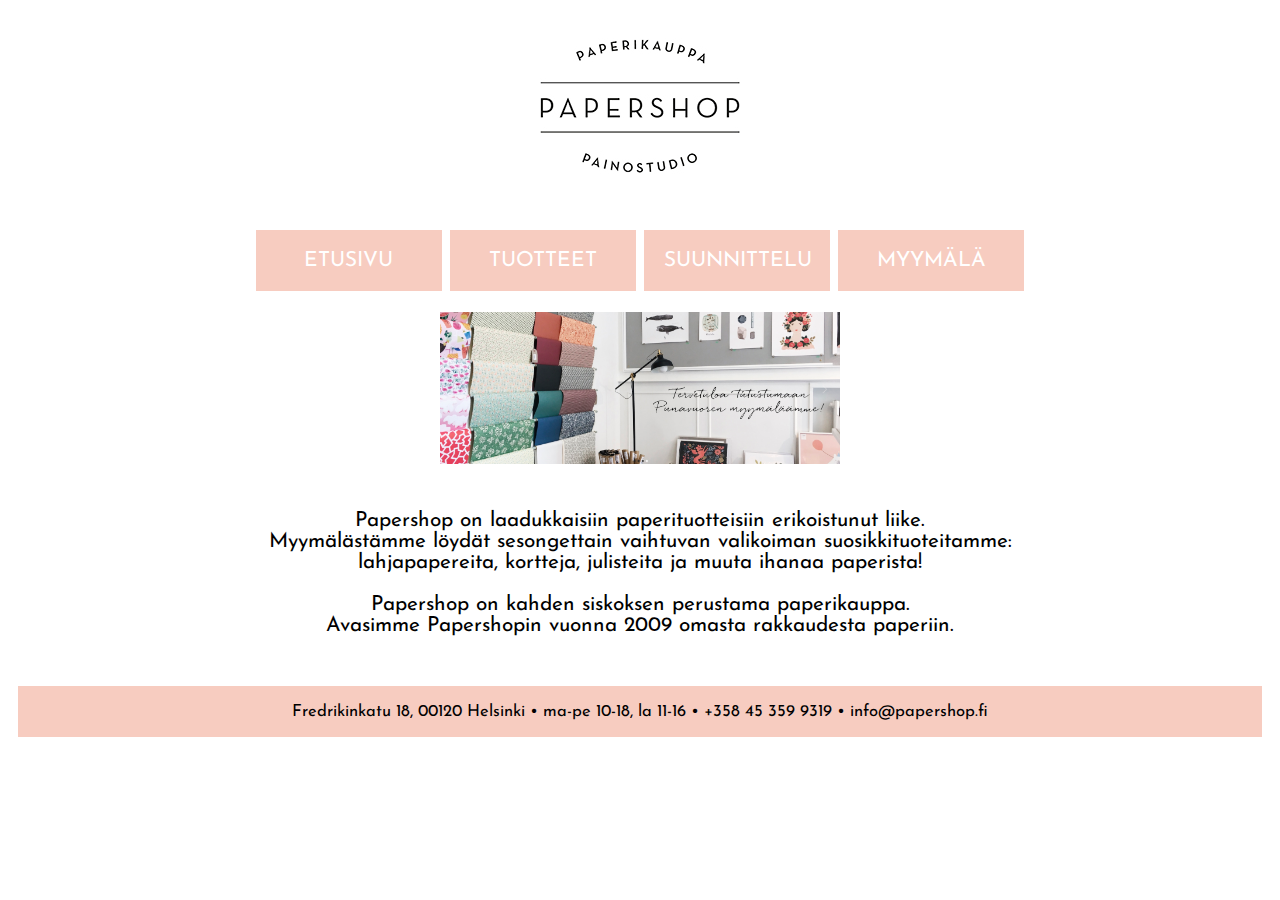
<file: papershop/index.html>
<!DOCTYPE html>

<html lang="fi">

<head>

    <title>Papershop</title>

    <meta http-equiv="X-UA-Compatible" content="IE=edge">
    <meta name="viewport" content="width=device-width, initial-scale=1">
    <meta charset="UTF-8">
    <meta name="author" content="Midora Linden">
    <link href="tyyli.css" rel="stylesheet" type="text/css">
    <link href="https://fonts.googleapis.com/css?family=Dancing+Script" rel="stylesheet">
    <link href="https://fonts.googleapis.com/css?family=Josefin+Sans:300" rel="stylesheet">
    

</head>

<body>

    <header> 
        <img class="logo" src="logo.jpg" alt="Papershop">
        <nav>
            <ul>
                <li><a href="index.html">ETUSIVU</a></li>
                <li><a href="tuotteet.html">TUOTTEET</a></li>
                <li><a href="suunnittelu.html">SUUNNITTELU</a></li>
                <li><a href="kauppa.html">MYYMÄLÄ</a></li>
            </ul>
        </nav>
    </header>

    <div>
        <img id="etusivuiso" src="etusivu.jpg" alt="">
        <img id="etusivupieni" src="etusivu_pieni.jpg" alt="">
    </div>
        
    <p>Papershop on laadukkaisiin paperituotteisiin erikoistunut liike. <br> Myymälästämme löydät sesongettain vaihtuvan valikoiman suosikkituoteitamme: <br>lahjapapereita, kortteja, julisteita ja muuta ihanaa paperista!<br><br> Papershop on kahden siskoksen perustama paperikauppa.<br> Avasimme Papershopin vuonna 2009 omasta rakkaudesta paperiin.
    </p>

    
<footer>
    <p>Fredrikinkatu 18, 00120 Helsinki • ma-pe 10-18, la 11-16 • +358 45 359 9319 • info@papershop.fi</p>
    
</footer>
</body>

</html>
</file>
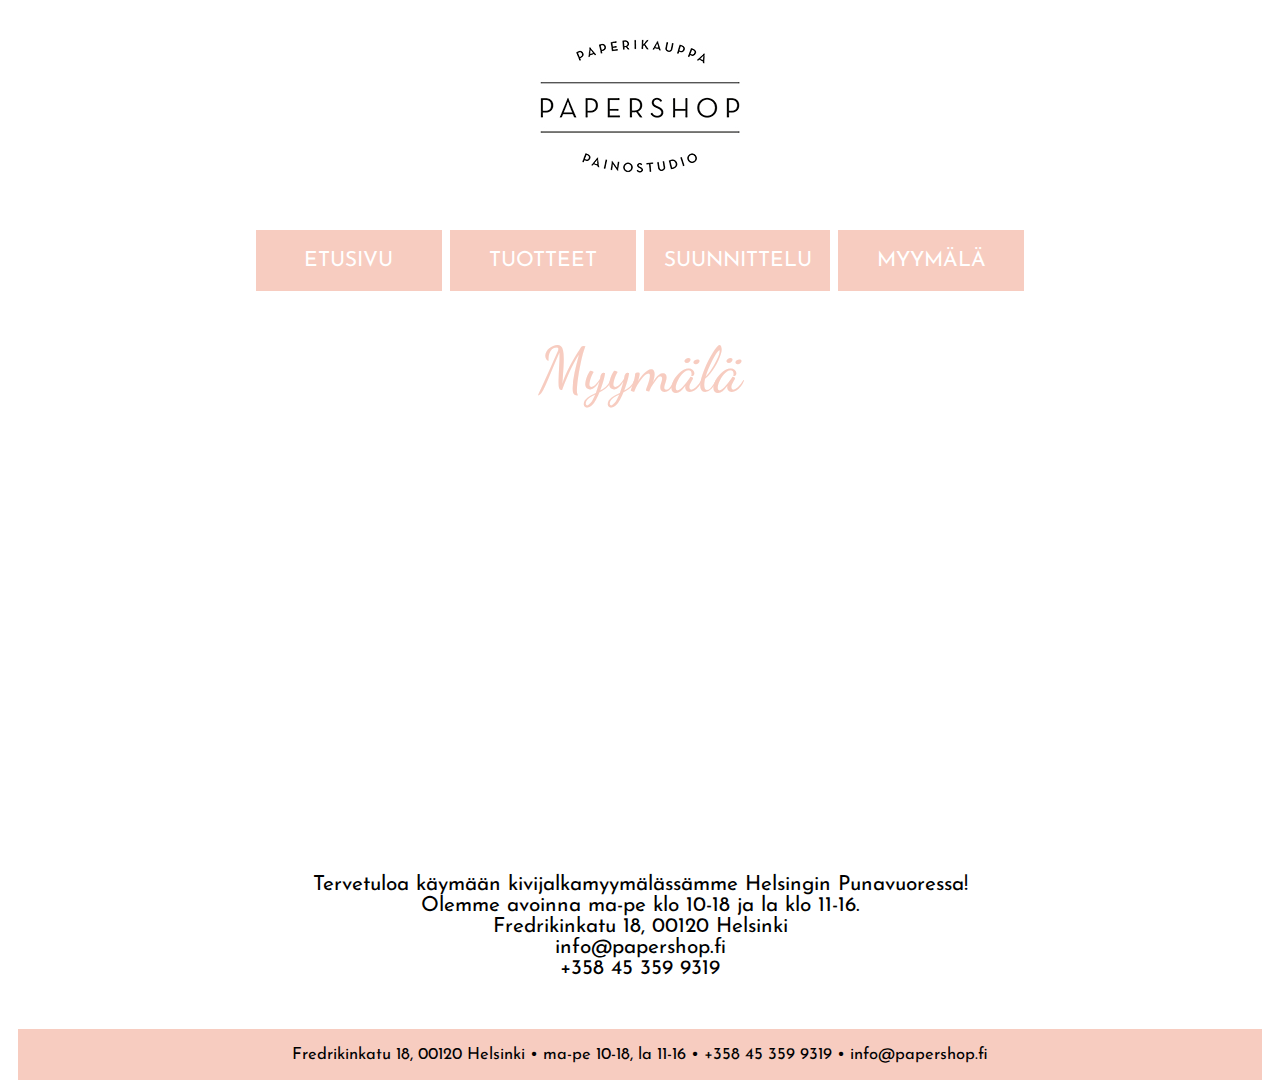
<file: papershop/kauppa.html>
<!DOCTYPE html>

<html lang="fi">

<head>

    <title>Myymälä</title>

    <meta http-equiv="X-UA-Compatible" content="IE=edge">
    <meta name="viewport" content="width=device-width, initial-scale=1">
    <meta charset="UTF-8">
    <meta name="author" content="Midora Linden">
    <link href="tyyli.css" rel="stylesheet" type="text/css">
    <link href="https://fonts.googleapis.com/css?family=Dancing+Script" rel="stylesheet">
    <link href="https://fonts.googleapis.com/css?family=Josefin+Sans:300" rel="stylesheet">


</head>

<body>

    <header>
        <img class="logo" src="logo.jpg" alt="">
        <nav>
            <ul>
                <li><a href="index.html">ETUSIVU</a></li>
                <li><a href="tuotteet.html">TUOTTEET</a></li>
                <li><a href="suunnittelu.html">SUUNNITTELU</a></li>
                <li><a href="kauppa.html">MYYMÄLÄ</a></li>
            </ul>
        </nav>
    </header>
    <div>
        <h1>Myymälä</h1>

        <iframe id="kartta" src="https://www.google.com/maps/embed?pb=!1m18!1m12!1m3!1d1985.1121725482415!2d24.937391351537844!3d60.16232185090796!2m3!1f0!2f0!3f0!3m2!1i1024!2i768!4f13.1!3m3!1m2!1s0x46920bd0398a5eaf%3A0x4fb5cc3deebc60c3!2sPapershop!5e0!3m2!1sfi!2sfi!4v1506322751123"></iframe>

        <p>Tervetuloa käymään kivijalkamyymälässämme Helsingin Punavuoressa! <br/> Olemme avoinna ma-pe klo 10-18 ja la klo 11-16.<br/> Fredrikinkatu 18, 00120 Helsinki<br/> info@papershop.fi <br/> +358 45 359 9319</p>
    </div>
    <footer>
        <p>Fredrikinkatu 18, 00120 Helsinki • ma-pe 10-18, la 11-16 • +358 45 359 9319 • info@papershop.fi</p>

    </footer>
</body>

</html>
</file>
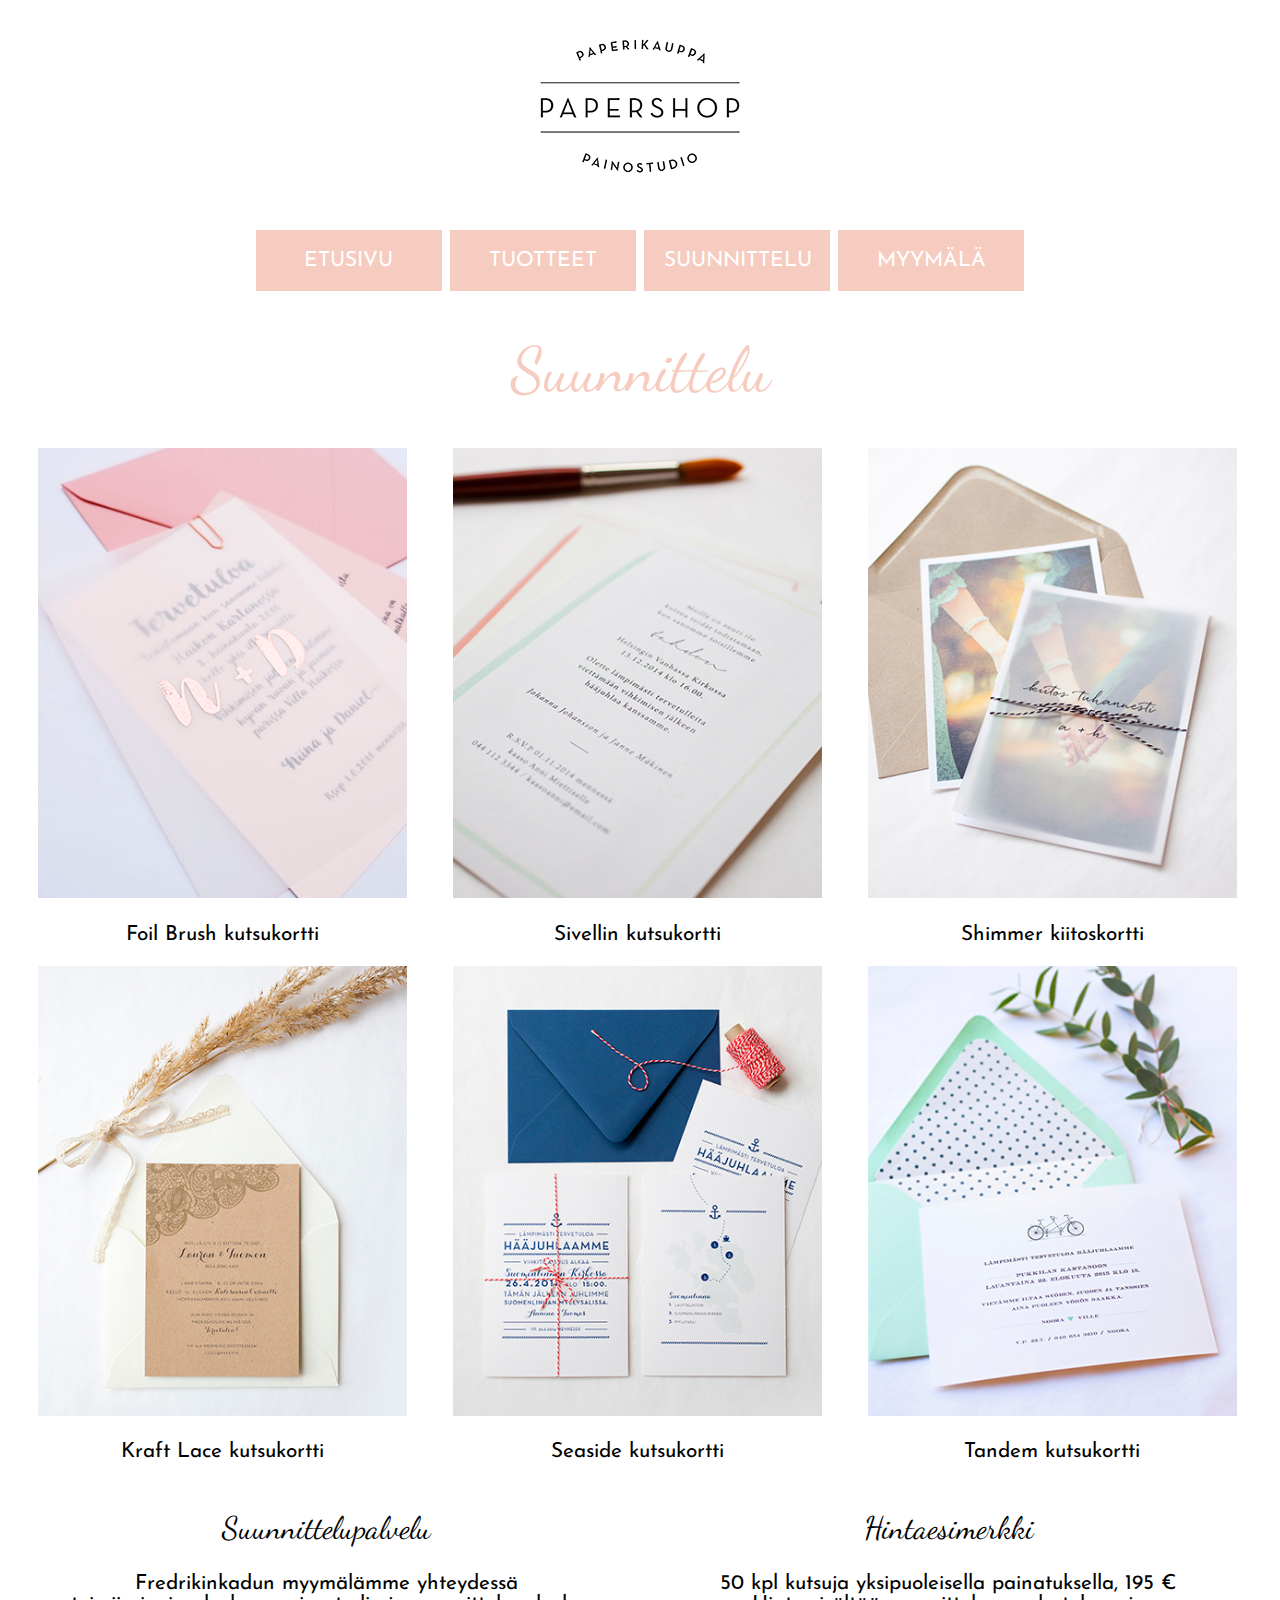
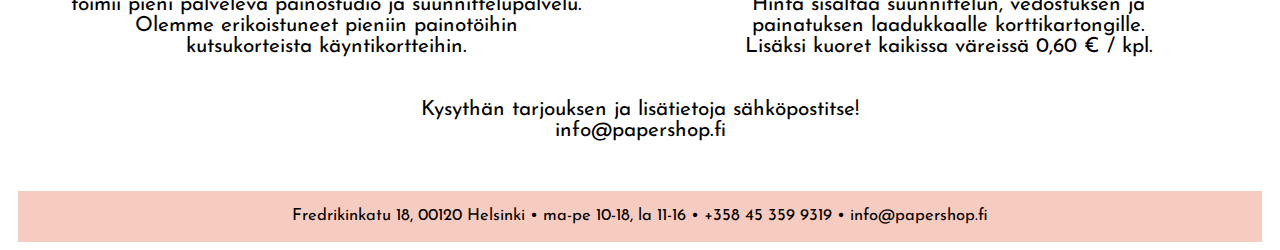
<file: papershop/suunnittelu.html>
<!DOCTYPE html>

<html lang="fi">

<head>

    <title>Suunnittelu</title>

    <meta http-equiv="X-UA-Compatible" content="IE=edge">
    <meta name="viewport" content="width=device-width, initial-scale=1">
    <meta charset="UTF-8">
    <meta name="author" content="Midora Linden">
    <link href="tyyli.css" rel="stylesheet" type="text/css">
    <link href="https://fonts.googleapis.com/css?family=Dancing+Script" rel="stylesheet">
    <link href="https://fonts.googleapis.com/css?family=Josefin+Sans:300" rel="stylesheet">

</head>

<body>

    <header>
        <img class="logo" src="logo.jpg" alt="">
        <nav>
            <ul>
                <li><a href="index.html">ETUSIVU</a></li>
                <li><a href="tuotteet.html">TUOTTEET</a></li>
                <li><a href="suunnittelu.html">SUUNNITTELU</a></li>
                <li><a href="kauppa.html">MYYMÄLÄ</a></li>
            </ul>
        </nav>
    </header>

    <section>
        <h1>Suunnittelu</h1>
        <div class="palstat3">
            <div class="palsta">
                <img src="kuvat/foil_brush.jpg" alt="">
                <p>Foil Brush kutsukortti</p>
                <img src="kuvat/kraftlace.jpg" alt="">
                <p>Kraft Lace kutsukortti</p>
            </div>

            <div class="palsta">
                <img src="kuvat/sivellin.jpg" alt="">
                <p>Sivellin kutsukortti</p>
                <img src="kuvat/navy.jpg" alt="">
                <p>Seaside kutsukortti</p>
            </div>

            <div class="palsta">
                <img src="kuvat/papershop_kiitos1.jpg" alt="">
                <p>Shimmer kiitoskortti</p>
                <img src="kuvat/tandem.jpg" alt="">
                <p>Tandem kutsukortti</p>
            </div>
        </div>
        
        <div class="palstat2">
            <div class="palsta">
                <img src="kuvat/foil_brush.jpg" alt="">
                <p>Foil Brush kutsukortti</p>
                <img src="kuvat/kraftlace.jpg" alt="">
                <p>Kraft Lace kutsukortti</p>
                <img src="kuvat/sivellin.jpg" alt="">
                <p>Sivellin kutsukortti</p>
            </div>

            <div class="palsta">
                <img src="kuvat/navy.jpg" alt="">
                <p>Seaside kutsukortti</p>
                <img src="kuvat/papershop_kiitos1.jpg" alt="">
                <p>Shimmer kiitoskortti</p>
                <img src="kuvat/tandem.jpg" alt="">
                <p>Tandem kutsukortti</p>
            </div>
        </div>
        
        <div class="palstat1">
            <div class="palsta">
                <img src="kuvat/foil_brush.jpg" alt="">
                <p>Foil Brush kutsukortti</p>
                <img src="kuvat/kraftlace.jpg" alt="">
                <p>Kraft Lace kutsukortti</p>
                <img src="kuvat/sivellin.jpg" alt="">
                <p>Sivellin kutsukortti</p>
                <img src="kuvat/navy.jpg" alt="">
                <p>Seaside kutsukortti</p>
                <img src="kuvat/papershop_kiitos1.jpg" alt="">
                <p>Shimmer kiitoskortti</p>
                <img src="kuvat/tandem.jpg" alt="">
                <p>Tandem kutsukortti</p>
            </div>
        </div>
    </section>

    <section>
        <div class="tekstipalsta">
            <div class="palsta">
                <h2>Suunnittelupalvelu</h2>
                <p>Fredrikinkadun myymälämme yhteydessä <br> toimii pieni palveleva painostudio ja suunnittelupalvelu. <br> Olemme erikoistuneet pieniin painotöihin <br> kutsukorteista käyntikortteihin.</p>
            </div>
            
            <div class="palsta">
                <h2>Hintaesimerkki</h2>
                <p>50 kpl kutsuja yksipuoleisella painatuksella, 195 € <br> Hinta sisältää suunnittelun, vedostuksen ja <br> painatuksen laadukkaalle korttikartongille. <br> Lisäksi kuoret kaikissa väreissä 0,60 € / kpl.</p>
            </div>
        </div>
        <p>Kysythän tarjouksen ja lisätietoja sähköpostitse! <br> info@papershop.fi</p>
    </section>
    
    <footer>
        <p>Fredrikinkatu 18, 00120 Helsinki • ma-pe 10-18, la 11-16 • +358 45 359 9319 • info@papershop.fi</p>
    </footer>
    
</body>

</html>
</file>
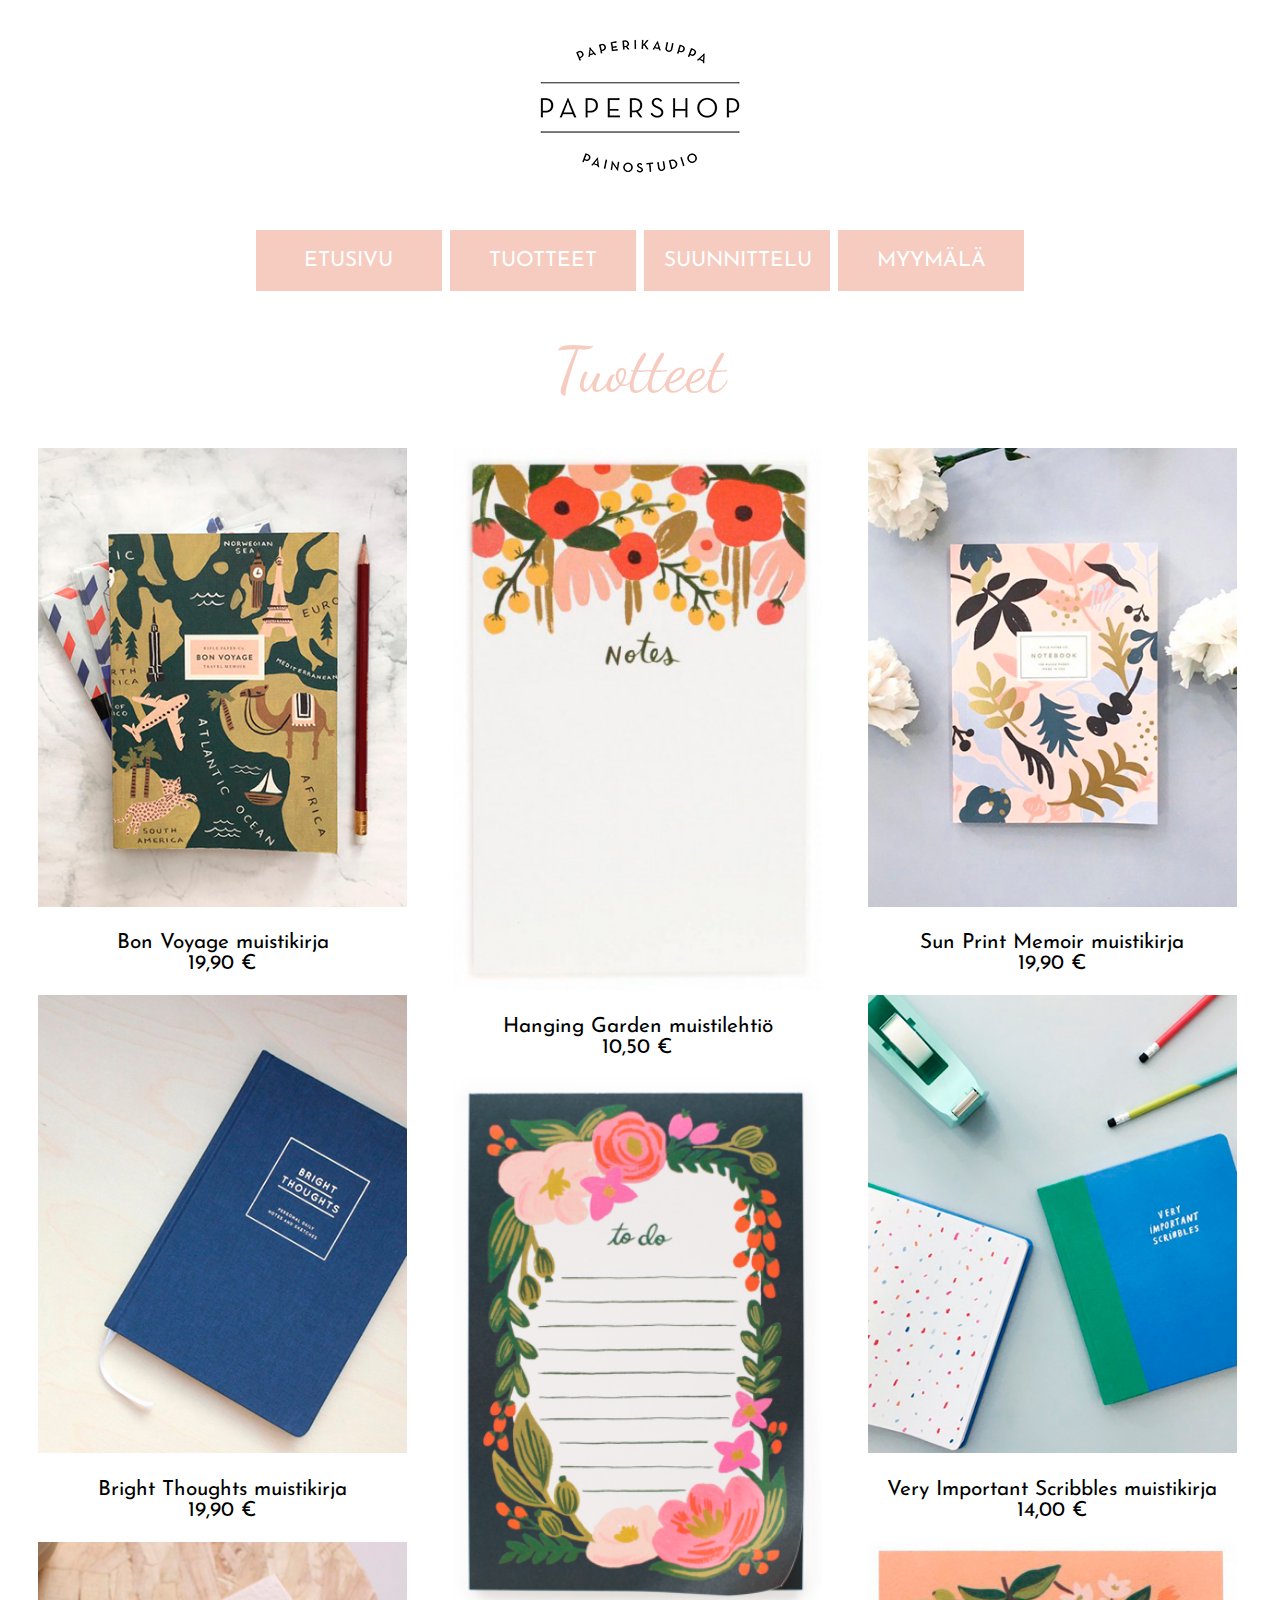
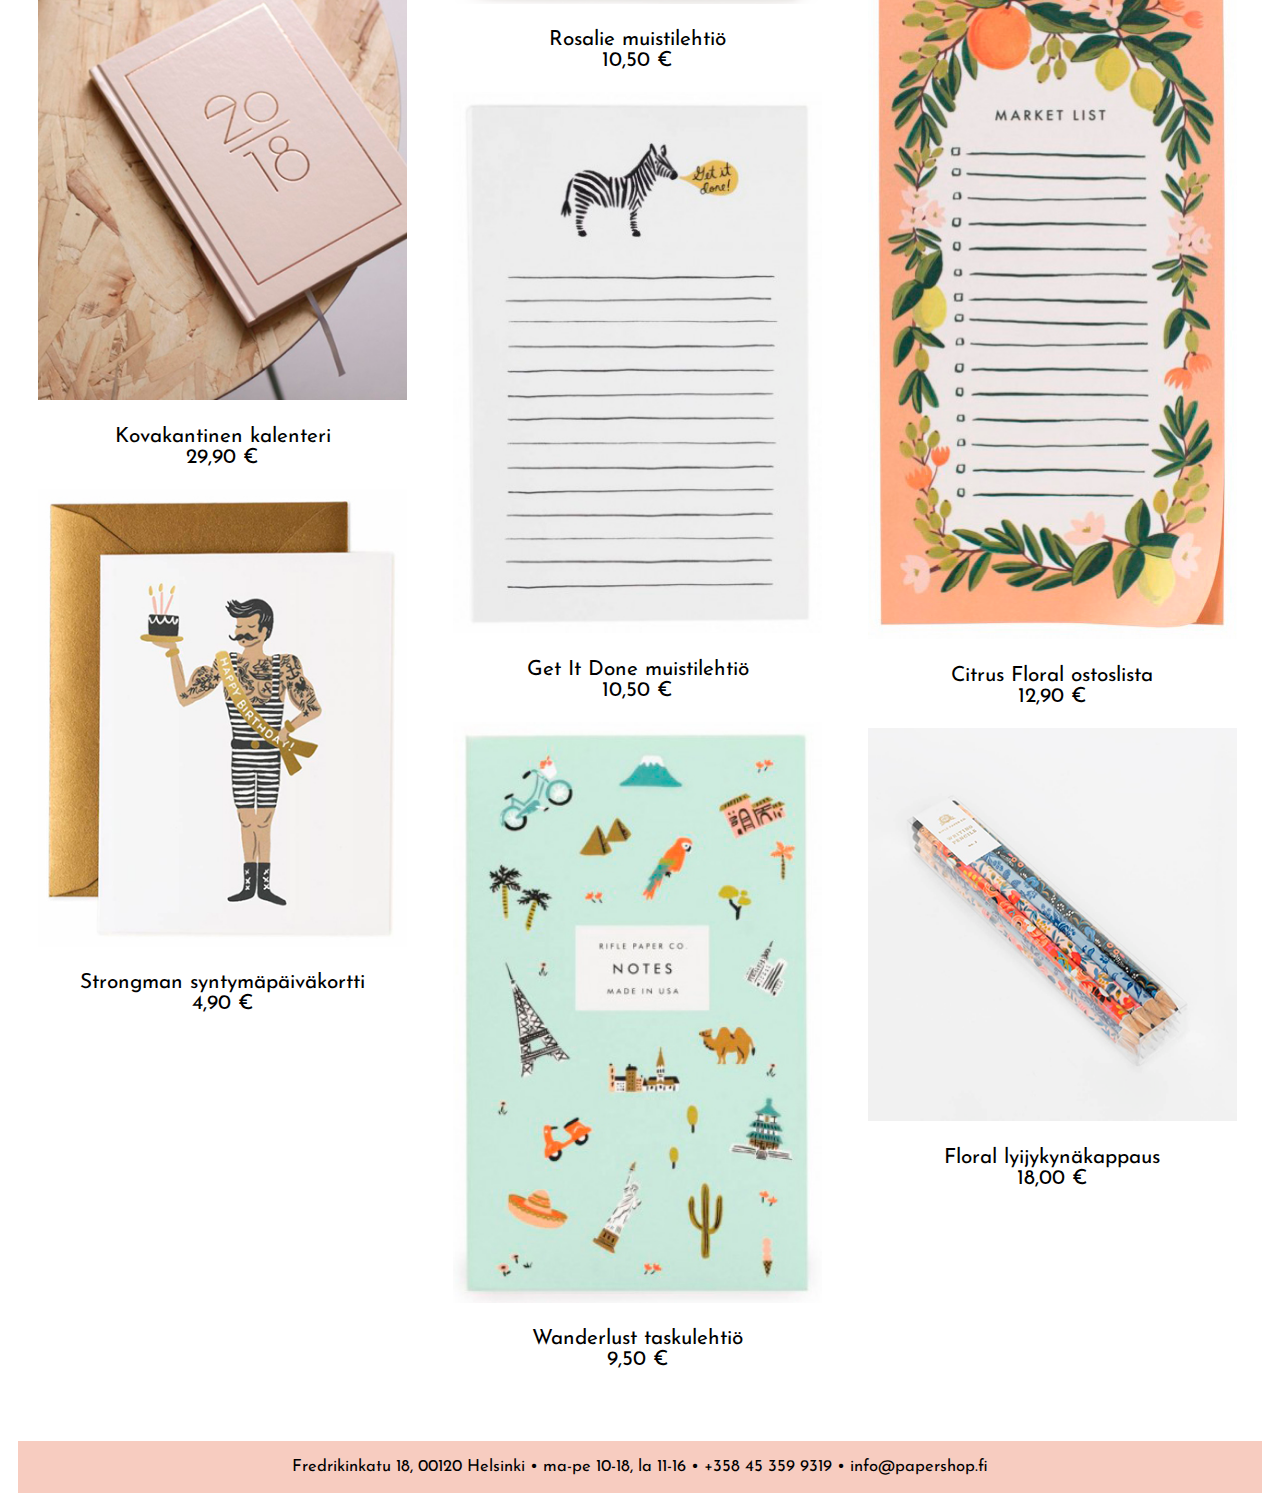
<file: papershop/tuotteet.html>
<!DOCTYPE html>

<html lang="fi">

<head>

    <title>Tuotteet</title>

    <meta http-equiv="X-UA-Compatible" content="IE=edge">
    <meta name="viewport" content="width=device-width, initial-scale=1">
    <meta charset="UTF-8">
    <meta name="author" content="Midora Linden">
    <link href="tyyli.css" rel="stylesheet" type="text/css">
    <link href="https://fonts.googleapis.com/css?family=Dancing+Script" rel="stylesheet">
    <link href="https://fonts.googleapis.com/css?family=Josefin+Sans:300" rel="stylesheet">


</head>

<body>

    <header>
        <img class="logo" src="logo.jpg" alt="">
        <nav>
            <ul>
                <li><a href="index.html">ETUSIVU</a></li>
                <li><a href="tuotteet.html">TUOTTEET</a></li>
                <li><a href="suunnittelu.html">SUUNNITTELU</a></li>
                <li><a href="kauppa.html">MYYMÄLÄ</a></li>
            </ul>
        </nav>
    </header>

    <section>
        <h1>Tuotteet</h1>

        <div class="palstat3">
            <div class="palsta">
                <img src="kuvat/bonvoygae.jpg" alt="">
                <p>Bon Voyage muistikirja <br> 19,90 €</p>
                <img src="kuvat/brightthoughts.jpg" alt="">
                <p>Bright Thoughts muistikirja <br> 19,90 €</p>
                <img src="kuvat/kalenteri.jpg" alt="">
                <p>Kovakantinen kalenteri <br> 29,90 €</p>
                <img src="kuvat/strong_man.jpg" alt="">
                <p>Strongman syntymäpäiväkortti <br> 4,90 €</p>
            </div>

            <div class="palsta">
                <img src="kuvat/notes.jpg" alt="">
                <p>Hanging Garden muistilehtiö <br> 10,50 €</p>
                <img src="kuvat/rosalie.png" alt="">
                <p>Rosalie muistilehtiö <br> 10,50 €</p>
                <img src="kuvat/seepra.jpg" alt="">
                <p>Get It Done muistilehtiö <br> 10,50 €</p>
                <img src="kuvat/wanderlust.jpg" alt="">
                <p>Wanderlust taskulehtiö <br> 9,50 €</p>

            </div>

            <div class="palsta">
                <img src="kuvat/sunprint.jpg" alt="">
                <p>Sun Print Memoir muistikirja <br> 19,90 €</p>
                <img src="kuvat/veryimportantscribbles.jpg" alt="">
                <p>Very Important Scribbles muistikirja <br> 14,00 €</p>
                <img src="kuvat/citrusfloral.jpg" alt="">
                <p>Citrus Floral ostoslista <br> 12,90 €</p>
                <img src="kuvat/kynat.jpg" alt="">
                <p>Floral lyijykynäkappaus <br> 18,00 €</p>
            </div>

        </div>
        <div class="palstat2">
            <div class="palsta">
                <img src="kuvat/bonvoygae.jpg" alt="">
                <p>Bon Voyage muistikirja <br> 19,90 €</p>
                <img src="kuvat/brightthoughts.jpg" alt="">
                <p>Bright Thoughts muistikirja <br> 19,90 €</p>
                <img src="kuvat/kalenteri.jpg" alt="">
                <p>Kovakantinen kalenteri <br> 29,90 €</p>
                <img src="kuvat/strong_man.jpg" alt="">
                <p>Strongman syntymäpäiväkortti <br> 4,90 €</p>
                <img src="kuvat/notes.jpg" alt="">
                <p>Hanging Garden muistilehtiö <br> 10,50 €</p>
                <img src="kuvat/rosalie.png" alt="">
                <p>Rosalie muistilehtiö <br> 10,50 €</p>
            </div>

            <div class="palsta">
                <img src="kuvat/seepra.jpg" alt="">
                <p>Get It Done muistilehtiö <br> 10,50 €</p>
                <img src="kuvat/wanderlust.jpg" alt="">
                <p>Wanderlust taskulehtiö <br> 9,50 €</p>
                <img src="kuvat/sunprint.jpg" alt="">
                <p>Sun Print Memoir muistikirja <br> 19,90 €</p>
                <img src="kuvat/veryimportantscribbles.jpg" alt="">
                <p>Very Important Scribbles muistikirja <br> 14,00 €</p>
                <img src="kuvat/citrusfloral.jpg" alt="">
                <p>Citrus Floral ostoslista <br> 12,90 €</p>
                <img src="kuvat/kynat.jpg" alt="">
                <p>Floral lyijykynäkappaus <br> 18,00 €</p>
            </div>

        </div>
        <div class="palstat1">
            <div class="palsta">
                <img src="kuvat/bonvoygae.jpg" alt="">
                <p>Bon Voyage muistikirja <br> 19,90 €</p>
                <img src="kuvat/brightthoughts.jpg" alt="">
                <p>Bright Thoughts muistikirja <br> 19,90 €</p>
                <img src="kuvat/kalenteri.jpg" alt="">
                <p>Kovakantinen kalenteri <br> 29,90 €</p>
                <img src="kuvat/strong_man.jpg" alt="">
                <p>Strongman syntymäpäiväkortti <br> 4,90 €</p>
                <img src="kuvat/notes.jpg" alt="">
                <p>Hanging Garden muistilehtiö <br> 10,50 €</p>
                <img src="kuvat/rosalie.png" alt="">
                <p>Rosalie muistilehtiö <br> 10,50 €</p>
                <img src="kuvat/seepra.jpg" alt="">
                <p>Get It Done muistilehtiö <br> 10,50 €</p>
                <img src="kuvat/wanderlust.jpg" alt="">
                <p>Wanderlust taskulehtiö <br> 9,50 €</p>
                <img src="kuvat/sunprint.jpg" alt="">
                <p>Sun Print Memoir muistikirja <br> 19,90 €</p>
                <img src="kuvat/veryimportantscribbles.jpg" alt="">
                <p>Very Important Scribbles muistikirja <br> 14,00 €</p>
                <img src="kuvat/citrusfloral.jpg" alt="">
                <p>Citrus Floral ostoslista <br> 12,90 €</p>
                <img src="kuvat/kynat.jpg" alt="">
                <p>Floral lyijykynäkappaus <br> 18,00 €</p>
            </div>

        </div>

    </section>

    <footer>
        <p>Fredrikinkatu 18, 00120 Helsinki • ma-pe 10-18, la 11-16 • +358 45 359 9319 • info@papershop.fi</p>
    </footer>

</body>

</html>
</file>
<file: papershop/tyyli.css>
/* kaikille yhteiset */

body {
    background-color: white;
    color: black;
    font-family: 'Josefin Sans', sans-serif;
    text-align: center;
    font-size: 1.3em;
    padding: 0px 10px 0px 10px;
}

.logo {
    width: 200px;
    margin: 30px
}

a:link,
a:visited {
    list-style-type: none;
    background-color: rgb(247, 204, 192);
    color: white;
    width: 7em;
    padding: 20px;
    text-align: center;
    text-decoration: none;
    display: inline-block;
}

a:hover {
    background-color: rgb(247, 174, 154);
}

nav ul {
    padding-left: 0;
}

h1 {
    color: rgb(247, 204, 192);
    font-family: 'Dancing Script', cursive;
    font-weight: lighter;
    font-size: 3em
}

h2 {
    color: black;
    font-family: 'Dancing Script', cursive;
    font-weight: lighter;
}

#kartta {
    width: 100%;
    height: 400px;
    border: 0;
}

img {
    width: 90%;
    max-width: 400px
}

/* näyttö < 785px */

@media only screen and (max-width:785px) {
    nav li {
        list-style-type: none;
        margin: 10px
    }
    #etusivupieni {
        width: 100%;
        margin-bottom: 20px
    }
    #etusivuiso {
        display: none
    }
    .palstat3 {
        display: none
    }
    .palstat2 {
        display: flex
    }
    .palstat1 {
        display: none
    }
     .palsta {
        flex: 1;
        padding-right: 5px
    }
}

/* näyttö < 450px */
@media only screen and (max-width: 450px) {
    
    #etusivupieni {
        width: 100%;
        margin-bottom: 20px
    }
    #etusivuiso {
        display: none
    }
    .palstat3 {
        display: none
    }
    .palstat2 {
        display: none
    }
    .palstat1 {
        display: flex
    }
}

/* näyttö > 785px */

@media only screen and (min-width: 800px) {
    nav li {
        list-style-type: none;
        display: inline-block;
        text-align: center;
        width: 9em;
    }
    #etusivuiso {
        width: 100%;
        margin-bottom: 20px
    }
    #etusivupieni {
        display: none
    }
    .palstat3 {
        display: flex
    }
    .palstat1 {
        display: none
    }
        
    .palsta {
        flex: 1;
        padding-right: 5px
    }
        
    .palstat2 {
        display: none
    }
    
    .tekstipalsta {
        display: flex
    }
}

footer {
    background-color: rgb(247, 204, 192);
    font-size: 0.8em;
    padding: 1px 20px 1px 20px;
    margin-top: 50px
}
</file>
